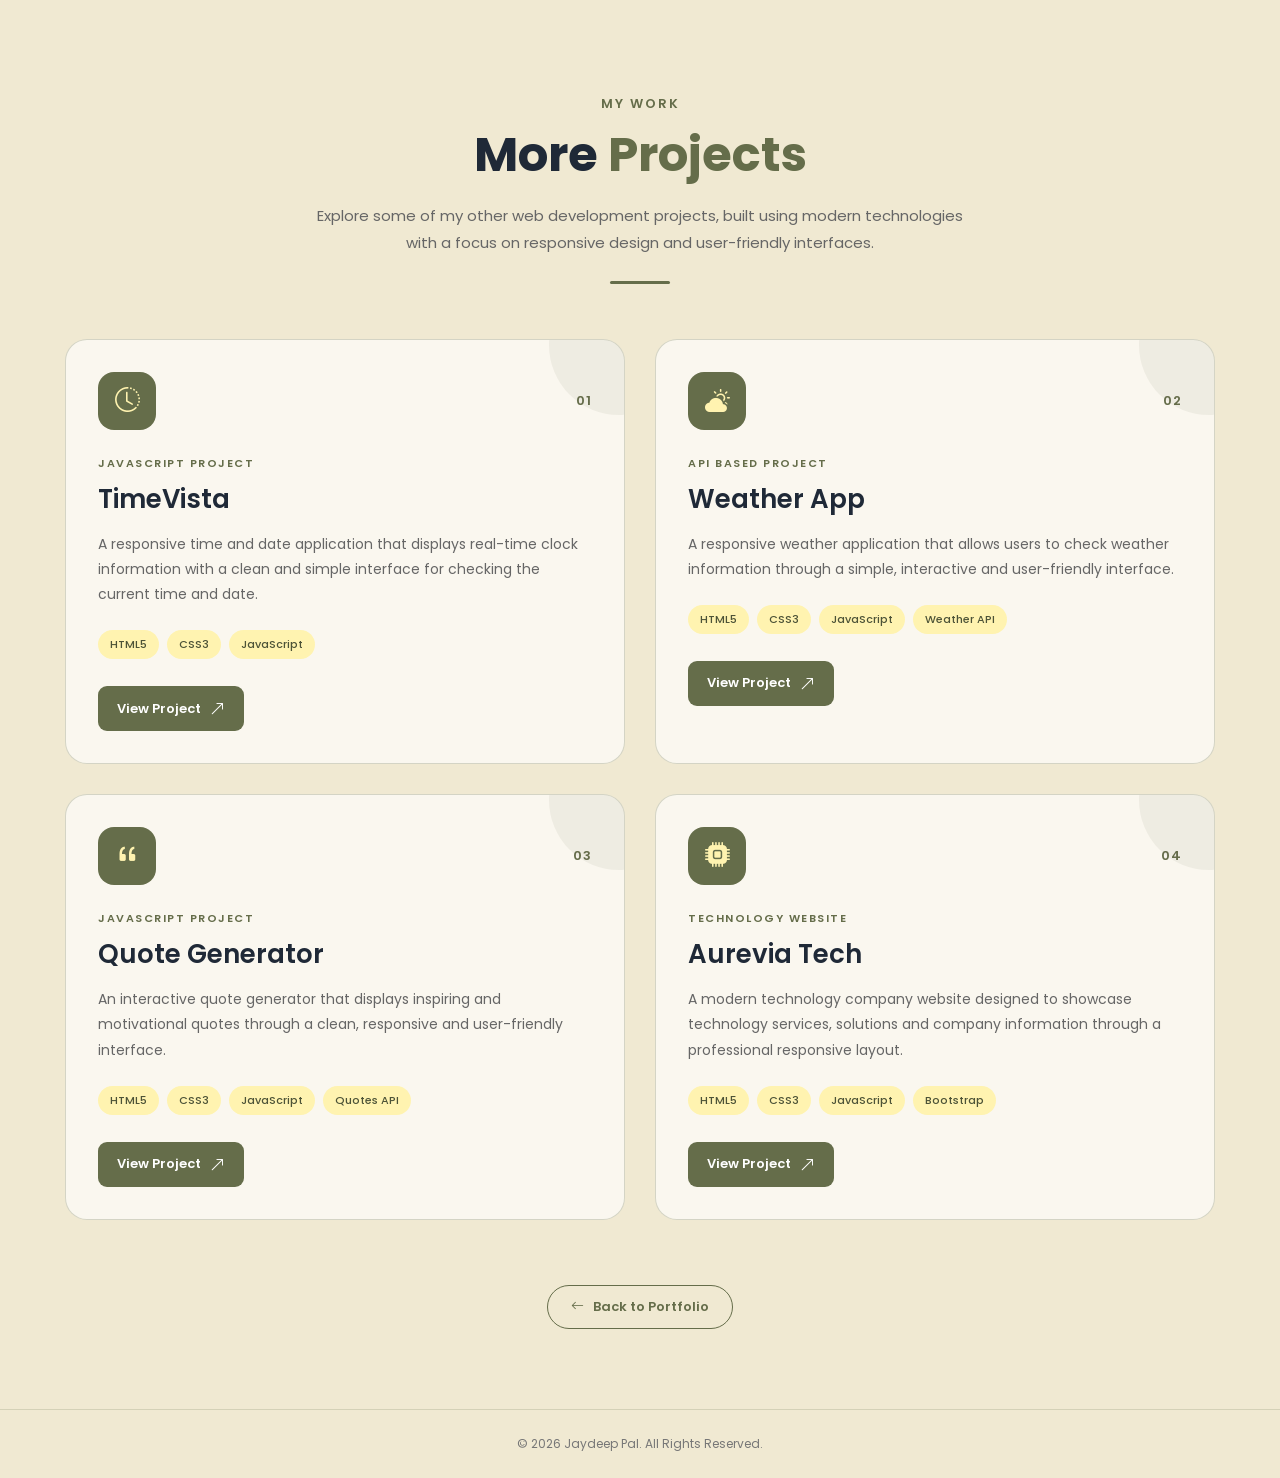
<file: projects.html>
<!DOCTYPE html>
<html lang="en">
<head>
  <meta charset="UTF-8" />
  <meta name="viewport" content="width=device-width, initial-scale=1.0" />

  <title>More Projects | Jaydeep Pal</title>

  <!-- Bootstrap Icons -->
  <link
    rel="stylesheet"
    href="https://cdn.jsdelivr.net/npm/bootstrap-icons@1.11.3/font/bootstrap-icons.min.css"
  />

  <!-- Google Font -->
  <link
    href="https://fonts.googleapis.com/css2?family=Poppins:wght@400;500;600;700&display=swap"
    rel="stylesheet"
  />

  <style>
    /* =========================
       GLOBAL
    ========================= */

    * {
      margin: 0;
      padding: 0;
      box-sizing: border-box;
    }

    html {
      scroll-behavior: smooth;
    }

    body {
      font-family: "Poppins", sans-serif;
      background: #f0e9d2;
      color: #1f2937;
      min-height: 100vh;
    }

    /* =========================
       HEADER
    ========================= */

    .projects-header {
      text-align: center;
      padding: 90px 20px 55px;
    }

    .section-label {
      display: inline-block;
      color: #656d4a;
      font-size: 13px;
      font-weight: 600;
      letter-spacing: 2px;
      text-transform: uppercase;
      margin-bottom: 12px;
    }

    .projects-header h1 {
      font-size: 48px;
      line-height: 1.2;
      font-weight: 700;
      margin-bottom: 18px;
    }

    .projects-header h1 span {
      color: #656d4a;
    }

    .projects-header p {
      max-width: 650px;
      margin: auto;
      color: #666;
      font-size: 15px;
      line-height: 1.8;
    }

    .header-line {
      width: 60px;
      height: 3px;
      background: #656d4a;
      margin: 25px auto 0;
      border-radius: 10px;
    }

    /* =========================
       PROJECT CONTAINER
    ========================= */

    .projects-container {
      width: 90%;
      max-width: 1150px;
      margin: auto;
      padding-bottom: 80px;
    }

    .projects-grid {
      display: grid;
      grid-template-columns: repeat(2, 1fr);
      gap: 30px;
    }

    /* =========================
       PROJECT CARD
    ========================= */

    .project-card {
      position: relative;
      overflow: hidden;

      background: rgba(255, 255, 255, 0.65);
      border: 1px solid rgba(101, 109, 74, 0.25);

      border-radius: 22px;
      padding: 32px;

      transition: all 0.35s ease;
    }

    .project-card:hover {
      transform: translateY(-8px);
      border-color: #656d4a;
      box-shadow: 0 18px 40px rgba(0, 0, 0, 0.1);
    }

    .project-card::before {
      content: "";

      position: absolute;
      width: 140px;
      height: 140px;

      right: -65px;
      top: -65px;

      background: rgba(101, 109, 74, 0.08);
      border-radius: 50%;

      transition: 0.4s ease;
    }

    .project-card:hover::before {
      transform: scale(1.3);
    }

    /* =========================
       CARD TOP
    ========================= */

    .project-top {
      display: flex;
      align-items: center;
      justify-content: space-between;

      margin-bottom: 25px;
    }

    .project-icon {
      width: 58px;
      height: 58px;

      display: flex;
      align-items: center;
      justify-content: center;

      background: #656d4a;
      color: #fff3b0;

      border-radius: 16px;

      font-size: 25px;

      transition: 0.3s ease;
    }

    .project-card:hover .project-icon {
      transform: rotate(-5deg) scale(1.05);
    }

    .project-number {
      font-size: 13px;
      font-weight: 600;
      color: #656d4a;
      letter-spacing: 1px;
    }

    /* =========================
       PROJECT CONTENT
    ========================= */

    .project-category {
      display: block;

      color: #656d4a;

      font-size: 11px;
      font-weight: 600;

      letter-spacing: 1.5px;
      text-transform: uppercase;

      margin-bottom: 8px;
    }

    .project-card h2 {
      font-size: 26px;
      font-weight: 600;

      margin-bottom: 13px;
    }

    .project-card p {
      color: #666;
      font-size: 14px;
      line-height: 1.8;

      margin-bottom: 23px;
    }

    /* =========================
       TECH STACK
    ========================= */

    .tech-list {
      display: flex;
      flex-wrap: wrap;

      gap: 8px;

      list-style: none;

      margin-bottom: 27px;
    }

    .tech-list li {
      background: #fff3b0;
      color: #4d5337;

      padding: 6px 12px;

      border-radius: 20px;

      font-size: 11px;
      font-weight: 500;
    }

    /* =========================
       VIEW BUTTON
    ========================= */

    .project-btn {
      display: inline-flex;
      align-items: center;
      gap: 9px;

      padding: 11px 19px;

      background: #656d4a;
      color: #ffffff;

      text-decoration: none;

      border-radius: 9px;

      font-size: 13px;
      font-weight: 600;

      transition: 0.3s ease;
    }

    .project-btn i {
      font-size: 15px;
      transition: 0.3s ease;
    }

    .project-btn:hover {
      background: #50583a;
      color: #fff;

      transform: translateY(-2px);
    }

    .project-btn:hover i {
      transform: translate(3px, -3px);
    }

    /* =========================
       BACK BUTTON
    ========================= */

    .back-wrapper {
      text-align: center;
      margin-top: 65px;
    }

    .back-btn {
      display: inline-flex;
      align-items: center;
      gap: 9px;

      padding: 11px 23px;

      border: 1px solid #656d4a;
      border-radius: 30px;

      color: #656d4a;
      text-decoration: none;

      font-size: 13px;
      font-weight: 600;

      transition: 0.3s ease;
    }

    .back-btn i {
      transition: 0.3s ease;
    }

    .back-btn:hover {
      background: #656d4a;
      color: #fff;
    }

    .back-btn:hover i {
      transform: translateX(-4px);
    }

    /* =========================
       FOOTER
    ========================= */

    footer {
      border-top: 1px solid rgba(101, 109, 74, 0.2);

      text-align: center;

      padding: 25px 20px;

      color: #777;

      font-size: 12px;
    }

    /* =========================
       RESPONSIVE
    ========================= */

    @media (max-width: 800px) {

      .projects-grid {
        grid-template-columns: 1fr;
      }

      .projects-header {
        padding-top: 65px;
      }

      .projects-header h1 {
        font-size: 40px;
      }
    }

    @media (max-width: 500px) {

      .projects-header {
        padding: 55px 20px 45px;
      }

      .projects-header h1 {
        font-size: 32px;
      }

      .projects-header p {
        font-size: 13px;
      }

      .projects-container {
        width: 92%;
      }

      .project-card {
        padding: 25px;
        border-radius: 18px;
      }

      .project-card h2 {
        font-size: 23px;
      }

      .project-card p {
        font-size: 13px;
      }
    }
  </style>
</head>

<body>

  <!-- =========================
       HEADER
  ========================= -->

  <header class="projects-header">

    <span class="section-label">
      My Work
    </span>

    <h1>
      More <span>Projects</span>
    </h1>

    <p>
      Explore some of my other web development projects,
      built using modern technologies with a focus on
      responsive design and user-friendly interfaces.
    </p>

    <div class="header-line"></div>

  </header>


  <!-- =========================
       PROJECTS
  ========================= -->

  <main class="projects-container">

    <div class="projects-grid">


      <!-- =========================
           PROJECT 01 - TIMEVISTA
      ========================= -->

      <div class="project-card">

        <div class="project-top">

          <div class="project-icon">
            <i class="bi bi-clock-history"></i>
          </div>

          <span class="project-number">
            01
          </span>

        </div>

        <span class="project-category">
          JavaScript Project
        </span>

        <h2>
          TimeVista
        </h2>

        <p>
          A responsive time and date application that displays
          real-time clock information with a clean and simple
          interface for checking the current time and date.
        </p>

        <ul class="tech-list">
          <li>HTML5</li>
          <li>CSS3</li>
          <li>JavaScript</li>
        </ul>

        <a
          href="https://jaydeeppal02.github.io/modern-clock/"
          target="_blank"
          rel="noopener noreferrer"
          class="project-btn"
        >
          View Project
          <i class="bi bi-arrow-up-right"></i>
        </a>

      </div>


      <!-- =========================
           PROJECT 02 - WEATHER APP
      ========================= -->

      <div class="project-card">

        <div class="project-top">

          <div class="project-icon">
            <i class="bi bi-cloud-sun-fill"></i>
          </div>

          <span class="project-number">
            02
          </span>

        </div>

        <span class="project-category">
          API Based Project
        </span>

        <h2>
          Weather App
        </h2>

        <p>
          A responsive weather application that allows users
          to check weather information through a simple,
          interactive and user-friendly interface.
        </p>

        <ul class="tech-list">
          <li>HTML5</li>
          <li>CSS3</li>
          <li>JavaScript</li>
          <li>Weather API</li>
        </ul>

        <a
          href="https://jaydeeppal02.github.io/Weather-app/
"
          target="_blank"
          rel="noopener noreferrer"
          class="project-btn"
        >
          View Project
          <i class="bi bi-arrow-up-right"></i>
        </a>

      </div>


      <!-- =========================
           PROJECT 03 - QUOTE GENERATOR
      ========================= -->

      <div class="project-card">

        <div class="project-top">

          <div class="project-icon">
            <i class="bi bi-quote"></i>
          </div>

          <span class="project-number">
            03
          </span>

        </div>

        <span class="project-category">
          JavaScript Project
        </span>

        <h2>
          Quote Generator
        </h2>

        <p>
          An interactive quote generator that displays
          inspiring and motivational quotes through a clean,
          responsive and user-friendly interface.
        </p>

        <ul class="tech-list">
          <li>HTML5</li>
          <li>CSS3</li>
          <li>JavaScript</li>
          <li>Quotes API</li>
        </ul>

        <a
          href="https://jaydeeppal02.github.io/quote-generator/"
          target="_blank"
          rel="noopener noreferrer"
          class="project-btn"
        >
          View Project
          <i class="bi bi-arrow-up-right"></i>
        </a>

      </div>


      <!-- =========================
           PROJECT 04 - AUREVIA TECH
      ========================= -->

      <div class="project-card">

        <div class="project-top">

          <div class="project-icon">
            <i class="bi bi-cpu-fill"></i>
          </div>

          <span class="project-number">
            04
          </span>

        </div>

        <span class="project-category">
          Technology Website
        </span>

        <h2>
          Aurevia Tech
        </h2>

        <p>
          A modern technology company website designed to
          showcase technology services, solutions and company
          information through a professional responsive layout.
        </p>

        <ul class="tech-list">
          <li>HTML5</li>
          <li>CSS3</li>
          <li>JavaScript</li>
          <li>Bootstrap</li>
        </ul>

        <a
          href="https://jaydeeppal02.github.io/Aurevia-Technology/"
          target="_blank"
          rel="noopener noreferrer"
          class="project-btn"
        >
          View Project
          <i class="bi bi-arrow-up-right"></i>
        </a>

      </div>


    </div>


    <!-- =========================
         BACK TO PORTFOLIO
    ========================= -->

    <div class="back-wrapper">

      <a href="index.html" class="back-btn">

        <i class="bi bi-arrow-left"></i>

        Back to Portfolio

      </a>

    </div>

  </main>


  <!-- =========================
       FOOTER
  ========================= -->

  <footer>
    © 2026 Jaydeep Pal. All Rights Reserved.
  </footer>

</body>
</html>
</file>
